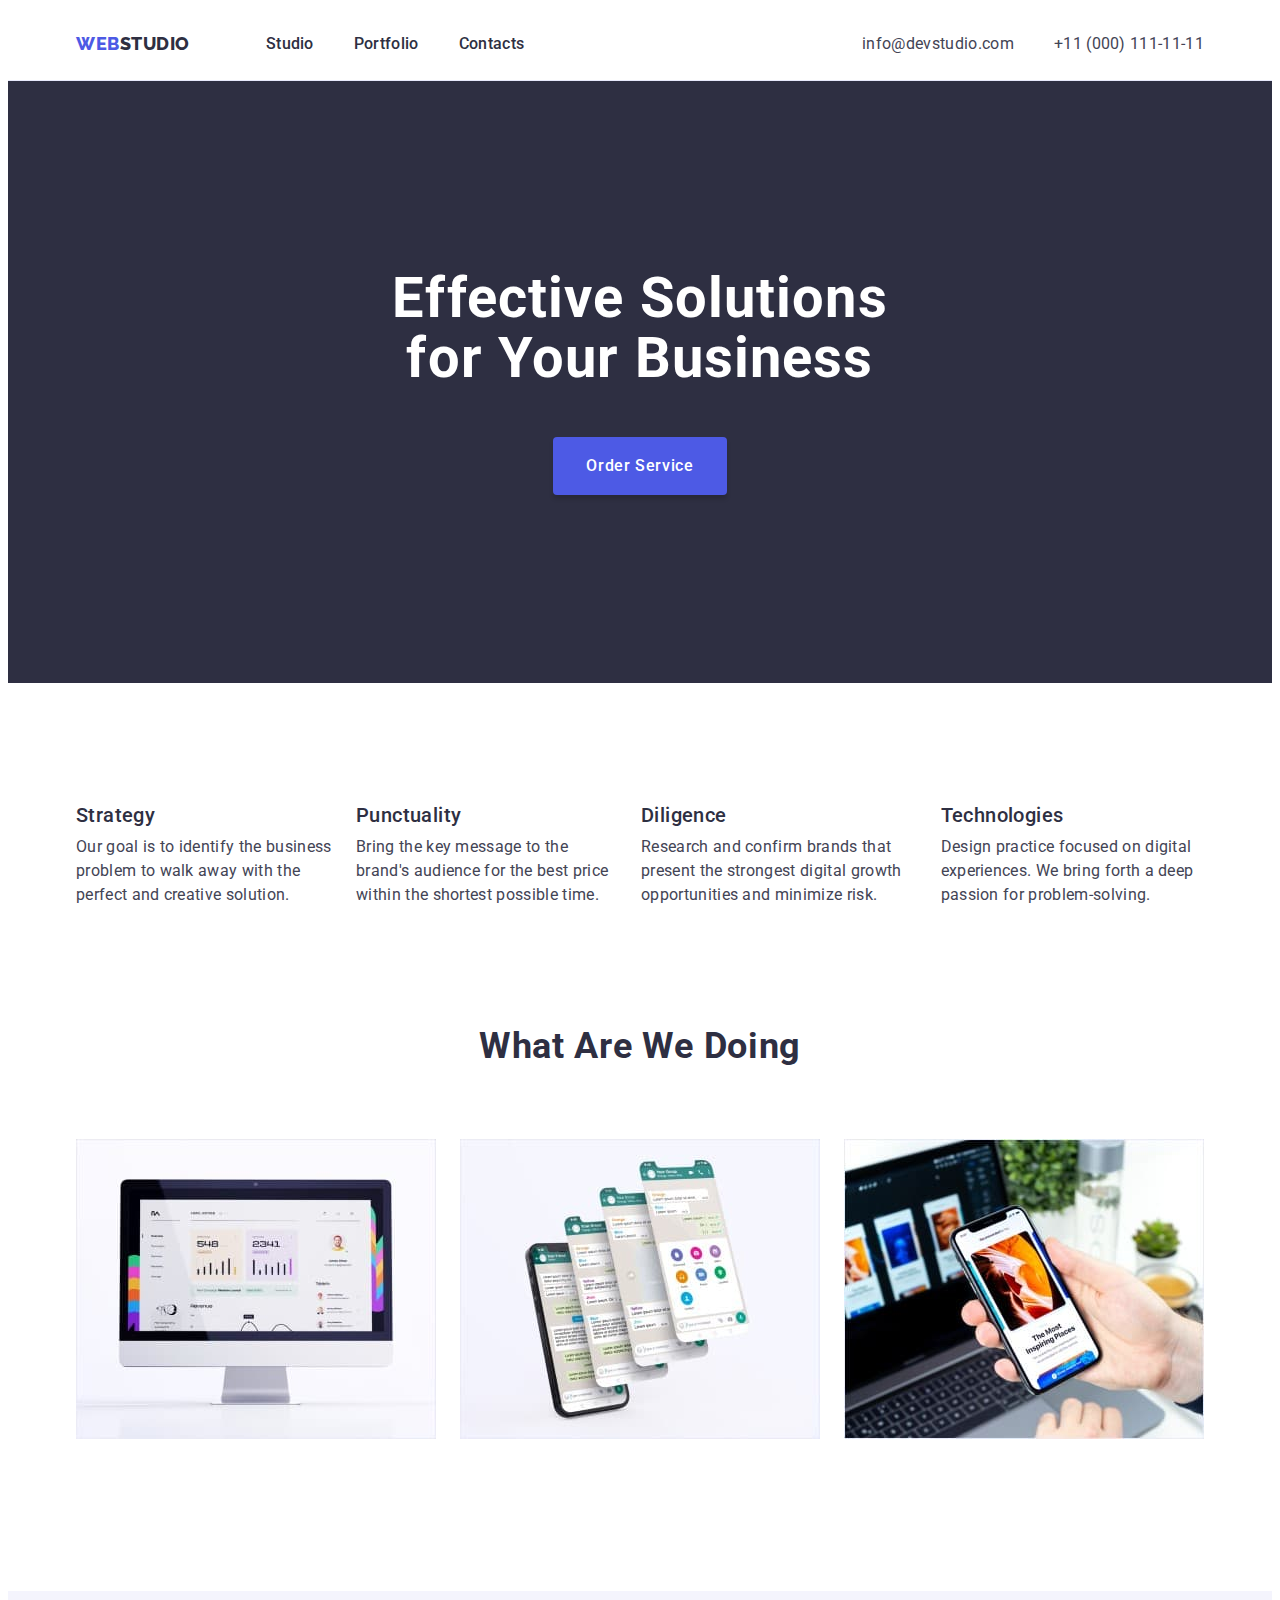
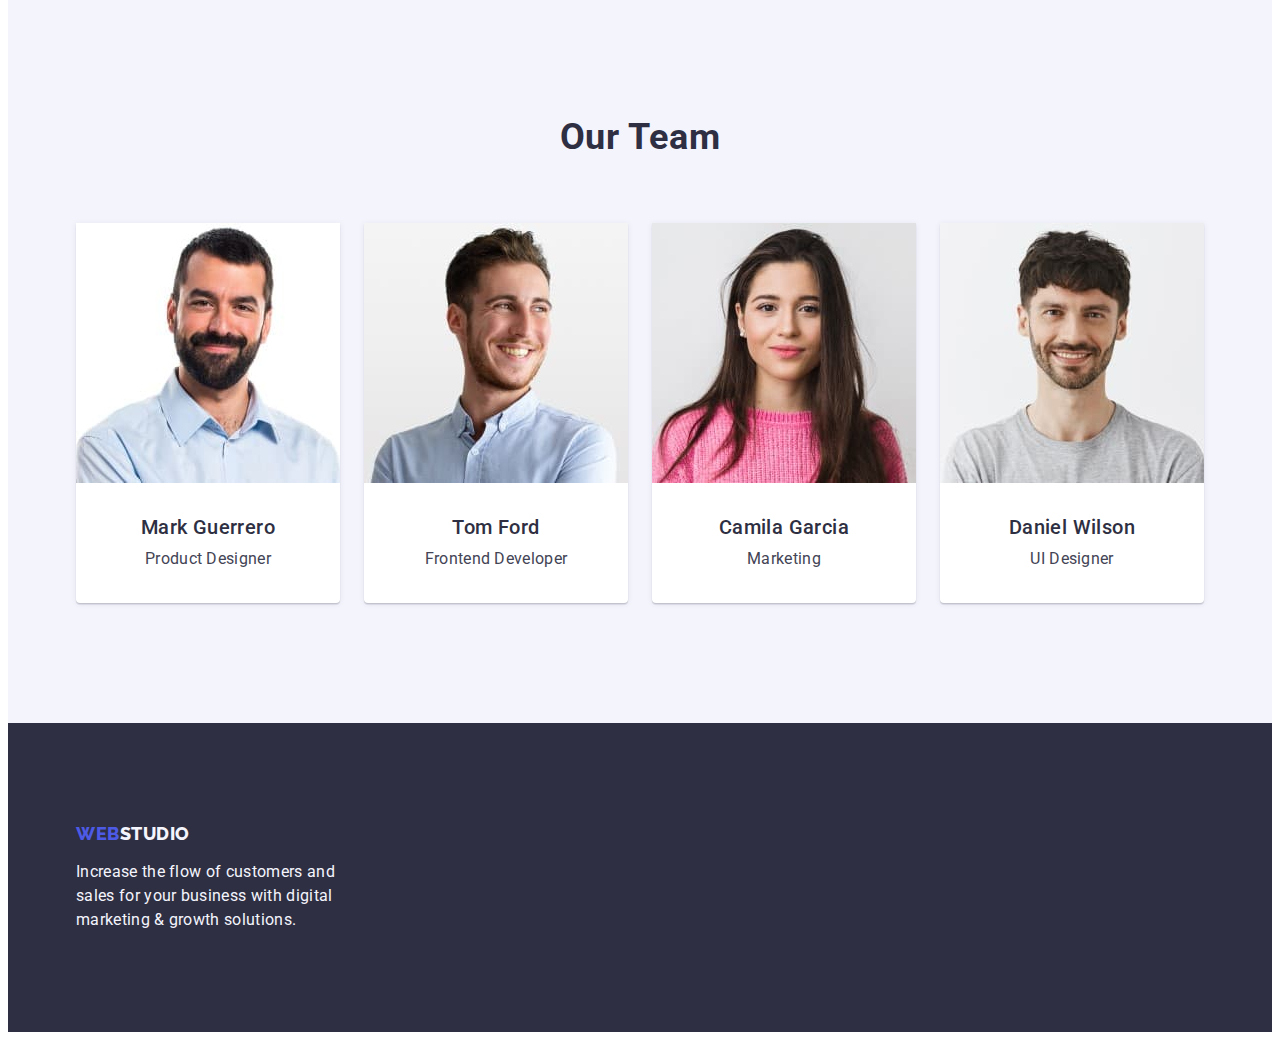
<file: index.html>
<!DOCTYPE html>
<html lang="en">
  <head>
    <meta charset="UTF-8" />
    <meta http-equiv="X-UA-Compatible" content="IE=edge" />
    <meta name="viewport" content="width=device-width, initial-scale=1.0" />
    <link rel="preconnect" href="https://fonts.googleapis.com" />
    <link rel="preconnect" href="https://fonts.gstatic.com" crossorigin />
    <link
      href="https://fonts.googleapis.com/css2?family=Raleway:wght@800&family=Roboto:wght@400;500;700;900&display=swap"
      rel="stylesheet"
    />
    <link
      rel="stylesheet"
      href="https://cdnjs.cloudflare.com/ajax/libs/modern-normalize/1.1.0/modern-normalize.min.css"
      integrity="sha512-wpPYUAdjBVSE4KJnH1VR1HeZfpl1ub8YT/NKx4PuQ5NmX2tKuGu6U/JRp5y+Y8XG2tV+wKQpNHVUX03MfMFn9Q=="
      crossorigin="anonymous"
      referrerpolicy="no-referrer"
    />
    <title>Document</title>
    <link rel="stylesheet" href="./css/styles.css" />
  </head>
  <body>
    <!-- Header -->
    <header class="header">
      <div class="container header-container">
        <!-- Nav -->
        <nav class="header-navigation main-nav">
          <a class="header-logo link" href="./index.html"
            >Web<span class="header-logo-icon">Studio</span></a
          >
          <ul class="header-list list">
            <li class="header-item">
              <a class="header-link link" href="./index.html">Studio</a>
            </li>
            <li class="header-item">
              <a class="header-link link" href="./portfolio.html">Portfolio</a>
            </li>
            <li class="header-item">
              <a class="header-link link" href="">Contacts</a>
            </li>
          </ul>
        </nav>
        <!-- Menu nav -->
        <address class="address">
          <ul class="address-list list">
            <li class="item">
              <a class="address-item link" href="mailto:info@devstudio.com"
                >info@devstudio.com</a
              >
            </li>
            <li class="item">
              <a class="address-item link" href="tel:+110001111111"
                >+11 (000) 111-11-11</a
              >
            </li>
          </ul>
        </address>
      </div>
    </header>
    <!-- Main -->
    <main class="main">
      <!-- section hero 1 -->
      <section class="hero">
        <div class="container-hero">
          <h1 class="section-hero-text">
            Effective Solutions for Your Business
          </h1>
          <button type="button" class="button hero-btn">Order Service</button>
        </div>
      </section>
      <!-- section2 -->
      <section class="feature">
        <div class="container">
          <h2 class="feature-subject" hidden></h2>
          <ul class="feature-list list flex">
            <li class="feature-item">
              <h3 class="feature-title">Strategy</h3>
              <p class="feature-text">
                Our goal is to identify the business problem to walk away with
                the perfect and creative solution.
              </p>
            </li>
            <li class="feature-item">
              <h3 class="feature-title">Punctuality</h3>
              <p class="feature-text">
                Bring the key message to the brand's audience for the best price
                within the shortest possible time.
              </p>
            </li>
            <li class="feature-item">
              <h3 class="feature-title">Diligence</h3>
              <p class="feature-text">
                Research and confirm brands that present the strongest digital
                growth opportunities and minimize risk.
              </p>
            </li>
            <li class="feature-item">
              <h3 class="feature-title">Technologies</h3>
              <p class="feature-text">
                Design practice focused on digital experiences. We bring forth a
                deep passion for problem-solving.
              </p>
            </li>
          </ul>
        </div>
      </section>
      <!-- section3 -->
      <section class="heading">
        <div class="container">
          <h2 class="heading-title">What are we doing</h2>
          <ul class="heading-list list flex">
            <li class="heading-item">
              <img
                src="./images/img1.jpg"
                alt="monitor"
                width="360"
                height="300"
              />
            </li>
            <li class="heading-item">
              <img
                src="./images/img2.jpg"
                alt="gadgets"
                width="360"
                height="300"
              />
            </li>
            <li class="heading-item">
              <img
                src="./images/img3.jpg"
                alt="phone in hand"
                width="360"
                height="300"
              />
            </li>
          </ul>
        </div>
      </section>
      <!-- section4 -->
      <section class="team">
        <div class="container">
          <h2 class="team-title">Our Team</h2>
          <ul class="team-list list flex">
            <li class="team-item">
              <img
                class="img"
                src="./images/mark.jpg"
                alt="Mark Guerrero Product Designer"
                width="264"
                height="260"
              />
              <div class="container-team">
                <h3 class="team-card">Mark Guerrero</h3>
                <p class="team-text">Product Designer</p>
              </div>
            </li>
            <li class="team-item">
              <img
                class="img"
                src="./images/tom.jpg"
                alt="Tom Ford Frontend Developer"
                width="264"
                height="260"
              />
              <div class="container-team">
                <h3 class="team-card">Tom Ford</h3>
                <p class="team-text">Frontend Developer</p>
              </div>
            </li>
            <li class="team-item">
              <img
                class="img"
                src="./images/camila.jpg"
                alt="Camila Garcia Marketing"
                width="264"
                height="260"
              />
              <div class="container-team">
                <h3 class="team-card">Camila Garcia</h3>
                <p class="team-text">Marketing</p>
              </div>
            </li>
            <li class="team-item">
              <img
                class="img"
                src="./images/daniel.jpg"
                alt="Daniel Wilson UI Designer"
                width="264"
                height="260"
              />
              <div class="container-team">
                <h3 class="team-card">Daniel Wilson</h3>
                <p class="team-text">UI Designer</p>
              </div>
            </li>
          </ul>
        </div>
      </section>
    </main>
    <!-- Footer -->
    <footer class="footer">
      <div class="container">
        <a class="footer-logo link" href="./index.html"
          >Web<span class="footer-logo-icon">Studio</span></a
        >
        <p class="footer-text">
          Increase the flow of customers and sales for your business with
          digital marketing & growth solutions.
        </p>
      </div>
    </footer>
  </body>
</html>
</file>
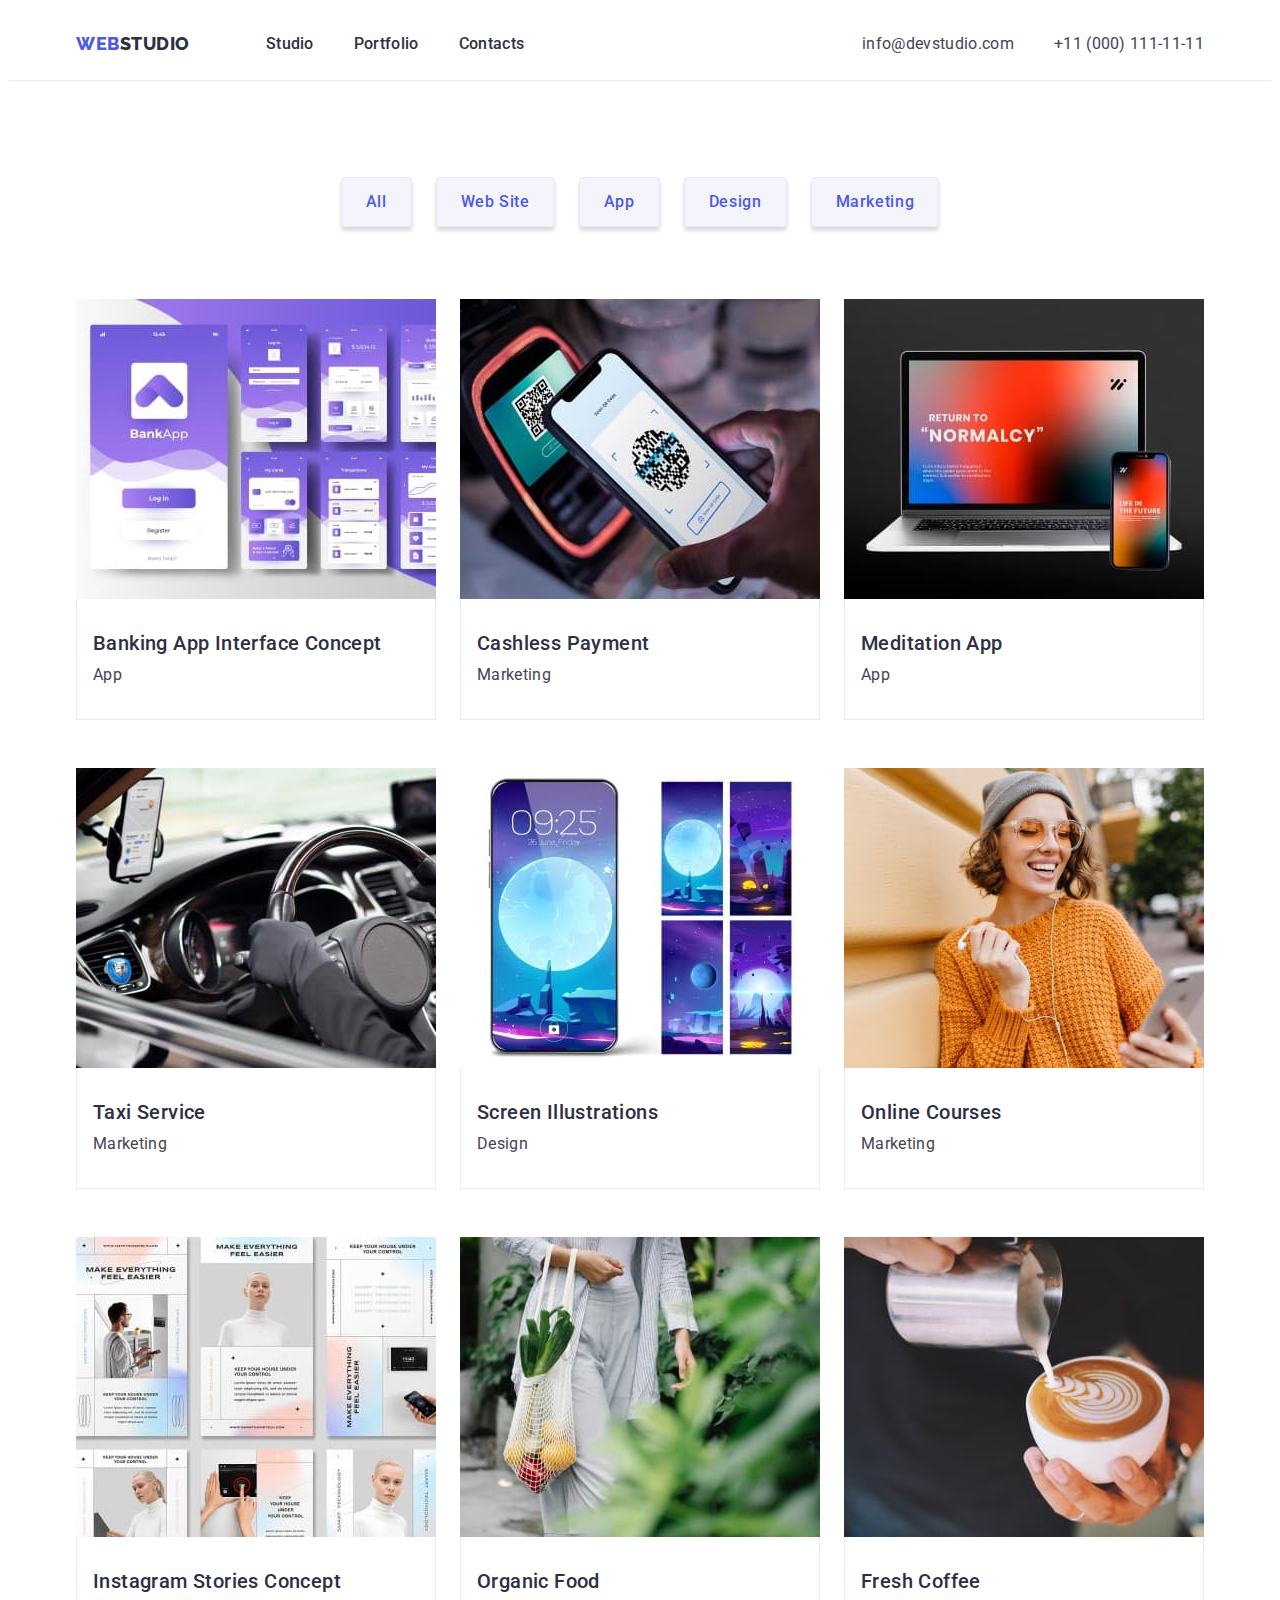
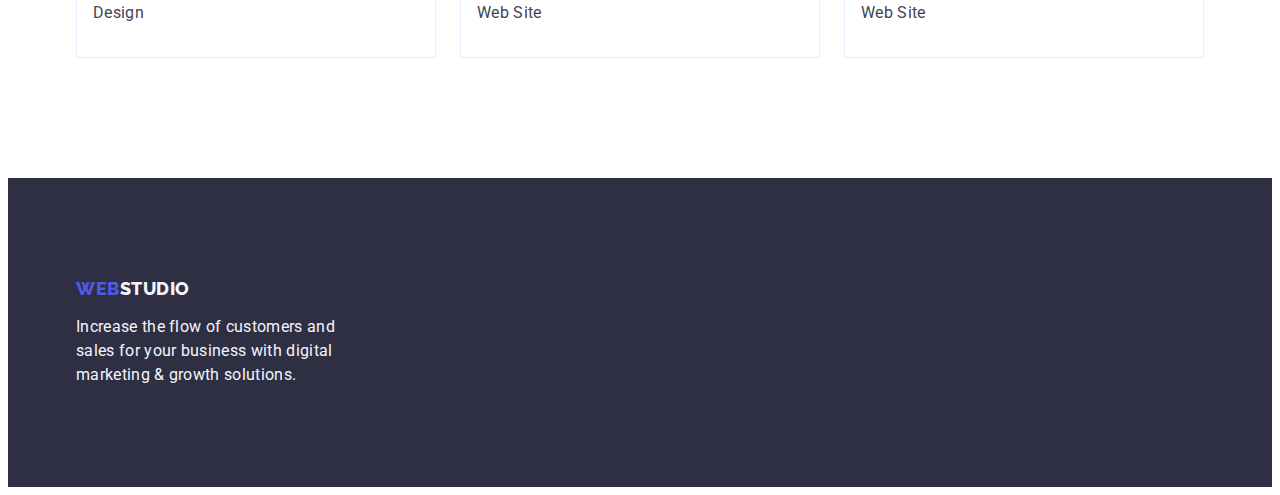
<file: portfolio.html>
<!DOCTYPE html>
<html lang="en">
  <head>
    <meta charset="UTF-8" />
    <meta http-equiv="X-UA-Compatible" content="IE=edge" />
    <meta name="viewport" content="width=device-width, initial-scale=1.0" />
    <link rel="preconnect" href="https://fonts.googleapis.com" />
    <link rel="preconnect" href="https://fonts.gstatic.com" crossorigin />
    <link
      href="https://fonts.googleapis.com/css2?family=Raleway:wght@800&family=Roboto:wght@400;500;700;900&display=swap"
      rel="stylesheet"
    />
    <link
      rel="stylesheet"
      href="https://cdnjs.cloudflare.com/ajax/libs/modern-normalize/1.1.0/modern-normalize.min.css"
      integrity="sha512-wpPYUAdjBVSE4KJnH1VR1HeZfpl1ub8YT/NKx4PuQ5NmX2tKuGu6U/JRp5y+Y8XG2tV+wKQpNHVUX03MfMFn9Q=="
      crossorigin="anonymous"
      referrerpolicy="no-referrer"
    />
    <title>Document</title>
    <link rel="stylesheet" href="./css/styles.css" />
  </head>
  <body>
    <!-- Header -->
    <header class="header">
      <div class="container header-container">
        <!-- Nav -->
        <nav class="header-navigation main-nav">
          <a class="header-logo link" href="./index.html"
            >Web<span class="header-logo-icon">Studio</span></a
          >
          <ul class="header-list list">
            <li class="header-item">
              <a class="header-link link" href="./index.html">Studio</a>
            </li>
            <li class="header-item">
              <a class="header-link link" href="./portfolio.html">Portfolio</a>
            </li>
            <li class="header-item">
              <a class="header-link link" href="">Contacts</a>
            </li>
          </ul>
        </nav>
        <!-- Menu nav -->
        <address class="address">
          <ul class="address-list list">
            <li class="item">
              <a class="address-item link" href="mailto:info@devstudio.com"
                >info@devstudio.com</a
              >
            </li>
            <li class="item">
              <a class="address-item link" href="tel:+110001111111"
                >+11 (000) 111-11-11</a
              >
            </li>
          </ul>
        </address>
      </div>
    </header>
    <!-- Main -->
    <main class="main">
      <!-- section -->
      <section class="filter">
        <div class="container">
          <h1 hidden>heading-hidden</h1>
          <ul class="filter-list list flex">
            <li class="filter-item">
              <button type="button" class="btn btn-one">All</button>
            </li>
            <li class="filter-item">
              <button type="button" class="btn btn-two">Web Site</button>
            </li>
            <li class="filter-item">
              <button type="button" class="btn btn-three">App</button>
            </li>
            <li class="filter-item">
              <button type="button" class="btn btn-four">Design</button>
            </li>
            <li class="filter-item">
              <button type="button" class="btn btn-five">Marketing</button>
            </li>
          </ul>
          <ul class="row-list list flex">
            <li class="row-item link">
              <a class="link" href=""
                ><img
                  class="img-row"
                  src="./images/banking.jpg"
                  alt="registration on bank app"
                  width="360"
                  height="300"
                />
                <div class="container-row">
                  <h2 class="feature-title">Banking App Interface Concept</h2>
                  <p class="feature-text">App</p>
                </div>
              </a>
            </li>
            <li class="row-item link">
              <a class="link" href=""
                ><img
                  class="img-row"
                  src="./images/cashless.jpg"
                  alt="smartphone and terminal"
                  width="360"
                  height="300"
                />
                <div class="container-row">
                  <h2 class="feature-title">Cashless Payment</h2>
                  <p class="feature-text">Marketing</p>
                </div></a
              >
            </li>
            <li class="row-item link">
              <a class="link" href=""
                ><img
                  class="img-row"
                  src="./images/meditation.jpg"
                  alt="laptop and smartphone"
                  width="360"
                  height="300"
                />
                <div class="container-row">
                  <h2 class="feature-title">Meditation App</h2>
                  <p class="feature-text">App</p>
                </div></a
              >
            </li>
            <li class="row-item link">
              <a class="link" href=""
                ><img
                  class="img-row"
                  src="./images/taxi.jpg"
                  alt="smartphone in the car cabin"
                  width="360"
                  height="300"
                />
                <div class="container-row">
                  <h2 class="feature-title">Taxi Service</h2>
                  <p class="feature-text">Marketing</p>
                </div></a
              >
            </li>
            <li class="row-item link">
              <a class="link" href=""
                ><img
                  class="img-row"
                  src="./images/screen.jpg"
                  alt="illustration of screens in a smartphone"
                  width="360"
                  height="300"
                />
                <div class="container-row">
                  <h2 class="feature-title">Screen Illustrations</h2>
                  <p class="feature-text">Design</p>
                </div></a
              >
            </li>
            <li class="row-item link">
              <a class="link" href=""
                ><img
                  class="img-row"
                  src="./images/online.jpg"
                  alt="the girl looks at the smartphone"
                  width="360"
                  height="300"
                />
                <div class="container-row">
                  <h2 class="feature-title">Online Courses</h2>
                  <p class="feature-text">Marketing</p>
                </div></a
              >
            </li>
            <li class="row-item link">
              <a class="link" href=""
                ><img
                  class="img-row"
                  src="./images/instagram.jpg"
                  alt="concept image on instagram"
                  width="360"
                  height="300"
                />
                <div class="container-row">
                  <h2 class="feature-title">Instagram Stories Concept</h2>
                  <p class="feature-text">Design</p>
                </div></a
              >
            </li>
            <li class="row-item link">
              <a class="link" href=""
                ><img
                  class="img-row"
                  src="./images/organic.jpg"
                  alt="the girl holds natural organic products in her hands"
                  width="360"
                  height="300"
                />
                <div class="container-row">
                  <h2 class="feature-title">Organic Food</h2>
                  <p class="feature-text">Web Site</p>
                </div></a
              >
            </li>
            <li class="row-item link">
              <a class="link" href=""
                ><img
                  class="img-row"
                  src="./images/fresh.jpg"
                  alt="pours coffee into a cup"
                  width="360"
                  height="300"
                />
                <div class="container-row">
                  <h2 class="feature-title">Fresh Coffee</h2>
                  <p class="feature-text">Web Site</p>
                </div></a
              >
            </li>
          </ul>
        </div>
      </section>
    </main>
    <!-- Footer -->
    <footer class="footer">
      <div class="container">
        <a class="footer-logo link" href="./index.html"
          >Web<span class="footer-logo-icon">Studio</span></a
        >
        <p class="footer-text">
          Increase the flow of customers and sales for your business with
          digital marketing & growth solutions.
        </p>
      </div>
    </footer>
  </body>
</html>
</file>
<file: css/styles.css>
:root {
  --second-font: 'Raleway', sans-serif;
  --background-color: #ffffff;
  --main-title-color: #434455;
  --second-title-color: #2e2f42;
  --header-logo-color: #4d5ae5;
  --hover-focus-header: #404bbf;
  --background-hero: #2e2f42;
  --hero-text-color: #ffffff;
  --order-btn-color: #ffffff;
  --order-background-color: #4d5ae5;
  --hover-focus-order-color: #ffffff;
  --hover-focus-order-background: #404bbf;
  --filter-btn-color: #4d5ae5;
  --filter-background-color: #f4f4fd;
  --filter-btn-border: #e7e9fc;
  --hover-focus-filter-color: #ffffff;
  --hover-focus-filter-background: #404bbf;
  --team-background-color: #f4f4fd;
  --team-item-background-color: #ffffff;
  --footer-logo-color: #f4f4fd;
  --footer-text-color: #f4f4fd;
}

body {
  font-family: 'Roboto', sans-serif;
  background-color: var(--background-color);
  color: var(--main-title-color);
}
* {
  box-sizing: border-box;
}

.list {
  padding: 0;
  margin: 0;
  list-style: none;
}

.link {
  text-decoration: none;
}

h1,
h2,
h3,
h4,
h5,
h6,
p,
ul {
  margin-top: 0;
  margin-bottom: 0;
}

.flex {
  display: flex;
  gap: 24px;
}

.container {
  margin-left: auto;
  margin-right: auto;
  padding-left: 15px;
  padding-right: 15px;
  width: 1158px;
}

.header-container {
  display: flex;
  align-items: center;
}

/* Header */

.header-logo {
  font-family: var(--second-font);
  font-weight: 800;
  font-size: 18px;
  line-height: 1.17;
  display: flex;
  align-items: center;
  letter-spacing: 0.03em;
  text-transform: uppercase;
  color: var(--header-logo-color);
  padding-top: 24px;
  padding-bottom: 24px;
}

.header {
  border-bottom: 1px solid #e7e9fc;
}

.header-logo-icon {
  font-family: var(--second-font);
  font-weight: 800;
  font-size: 18px;
  line-height: 1.17;
  display: flex;
  align-items: center;
  letter-spacing: 0.03em;
  text-transform: uppercase;
  color: var(--second-title-color);
}

.header-list {
  display: flex;
  margin-left: 76px;
}

.header-list .header-item:not(:last-child) {
  margin-right: 40px;
}

.header-list .header-link {
  display: block;
  padding-top: 24px;
  padding-bottom: 24px;
  font-weight: 500;
  font-size: 16px;
  line-height: 1.5;
  letter-spacing: 0.02em;
  color: var(--second-title-color);
}

.header-link:hover,
.header-link:focus {
  color: var(--hover-focus-header);
}

.main-nav {
  display: flex;
}

.address {
  font-style: normal;
  text-decoration: none;
  margin-left: auto;
}

.address-list {
  display: flex;
}

.address-list .item + .item {
  margin-left: 40px;
}

.address-item {
  font-size: 16px;
  line-height: 1.5;
  letter-spacing: 0.02em;
  color: var(--main-title-color);
  padding-top: 24px;
  padding-bottom: 24px;
}

.address-item:hover,
.address-item:focus {
  color: var(--hover-focus-header);
}

.hero {
  text-align: center;
  background-color: var(--background-hero);
  padding-top: 188px;
  padding-bottom: 188px;
}

.section-hero-text {
  margin-top: 0;
  margin-bottom: 48px;
  margin-right: auto;
  margin-left: auto;
  width: 496px;
  font-size: 56px;
  line-height: 1.07;
  letter-spacing: 0.02em;
  color: var(--hero-text-color);
  text-align: center;
}

/* Button */

.button {
  font-family: inherit;
  font-weight: 500;
  font-size: 16px;
  line-height: 1.5;
  letter-spacing: 0.04em;
  align-items: center;
  border: none;
  cursor: pointer;
  text-align: center;
  display: inline-block;
}

.hero-btn {
  color: var(--order-btn-color);
  background-color: var(--order-background-color);
  padding: 16px 32px;
  min-width: 169px;
  border: 1px solid transparent;
  box-shadow: 0px 4px 4px rgba(0, 0, 0, 0.15);
  border-radius: 4px;
}

.hero-btn:hover,
.hero-btn:focus {
  color: var(--hover-focus-order-color);
  background-color: var(--hover-focus-order-background);
}

.filter {
  padding-top: 96px;
  padding-bottom: 120px;
}

.filter-list {
  margin-bottom: 72px;
  justify-content: center;
}

.btn {
  border-radius: 4px;
  font-family: inherit;
  font-weight: 500;
  font-size: 16px;
  line-height: 1.5;
  letter-spacing: 0.04em;
  align-items: center;
  border: none;
  cursor: pointer;
  text-align: center;
  display: inline-block;
  color: var(--filter-btn-color);
  background-color: var(--filter-background-color);
  padding: 12px 24px;
  border: 1px solid var(--filter-btn-border);
  box-shadow: 0px 4px 4px rgba(0, 0, 0, 0.15);
  margin-top: 0;
}

.btn.btn-one {
  min-width: 69px;
}

.btn-two {
  min-width: 116px;
}

.btn-three {
  min-width: 78px;
}

.btn-four {
  min-width: 101px;
}

.btn-five {
  min-width: 126px;
}

.btn:hover,
.btn:focus {
  color: var(--hover-focus-filter-color);
  background-color: var(--hover-focus-filter-background);
  border: 1px solid transparent;
  box-shadow: 0px 3px 1px rgba(0, 0, 0, 0.1), 0px 2px 1px rgba(0, 0, 0, 0.08),
    0px 2px 2px rgba(0, 0, 0, 0.12);
}

/* Section Page Studio and Portfolio */

.feature {
  padding-top: 120px;
}

.feature-subject {
  margin-top: 0;
  text-align: center;
}
.feature-title {
  font-weight: 500;
  font-size: 20px;
  line-height: 1.2;
  letter-spacing: 0.02em;
  color: var(--second-title-color);
  margin-top: 0;
  margin-bottom: 8px;
}

.row-list {
  flex-wrap: wrap;
  gap: 48px 24px;
}

.row-item {
}

.team-card {
  font-weight: 500;
  font-size: 20px;
  line-height: 1.2;
  letter-spacing: 0.02em;
  color: var(--second-title-color);
  margin-top: 0;
  margin-bottom: 8px;
}

.feature-text {
  font-size: 16px;
  line-height: 1.5;
  letter-spacing: 0.02em;
  color: var(--main-title-color);
  margin-top: 0;
  margin-bottom: 0px;
}

.container-row {
  border-left: 1px solid #e7e9fc;
  border-right: 1px solid #e7e9fc;
  border-bottom: 1px solid #e7e9fc;
  padding: 32px 16px;
}

.heading {
  padding-top: 120px;
  padding-bottom: 120px;
}

.heading-title {
  font-size: 36px;
  line-height: 1.11;
  text-align: center;
  letter-spacing: 0.02em;
  text-transform: capitalize;
  color: var(--second-title-color);
  margin-top: 0;
  margin-bottom: 72px;
}

.team-title {
  font-size: 36px;
  line-height: 1.11;
  text-align: center;
  letter-spacing: 0.02em;
  text-transform: capitalize;
  color: var(--second-title-color);
  margin-top: 0;
  margin-bottom: 65px;
}

.team {
  background-color: var(--team-background-color);
  padding-top: 127px;
  padding-bottom: 120px;
}

.team-item {
  background-color: var(--team-item-background-color);
  text-align: center;
  padding-bottom: 32px;
  box-shadow: 0px 1px 6px rgba(46, 47, 66, 0.08),
    0px 1px 1px rgba(46, 47, 66, 0.16), 0px 2px 1px rgba(46, 47, 66, 0.08);
  border-radius: 0px 0px 4px 4px;
}

.team-text {
  font-size: 16px;
  line-height: 1.5;
  text-align: center;
  letter-spacing: 0.02em;
  color: var(--main-title-color);
}

img {
  display: block;
  max-width: 100%;
  height: auto;
  margin-bottom: 32px;
}

.img-row {
  display: block;
  max-width: 100%;
  height: auto;
  margin-bottom: 0px;
}

/* Footer */

.footer {
  background-color: var(--second-title-color);
  padding-top: 100px;
  padding-bottom: 100px;
}

.footer-logo {
  font-family: var(--second-font);
  font-weight: 800;
  font-size: 18px;
  line-height: 1.17;
  display: flex;
  align-items: center;
  letter-spacing: 0.03em;
  text-transform: uppercase;
  color: var(--header-logo-color);
  margin-top: 0;
  margin-bottom: 16px;
}

.footer-logo-icon {
  font-family: var(--second-font);
  font-weight: 800;
  font-size: 18px;
  line-height: 1.17;
  display: flex;
  align-items: center;
  letter-spacing: 0.03em;
  text-transform: uppercase;
  color: var(--footer-logo-color);
}

.footer-text {
  font-size: 16px;
  line-height: 1.5;
  letter-spacing: 0.02em;
  color: var(--footer-text-color);
  width: 264px;
}
</file>
